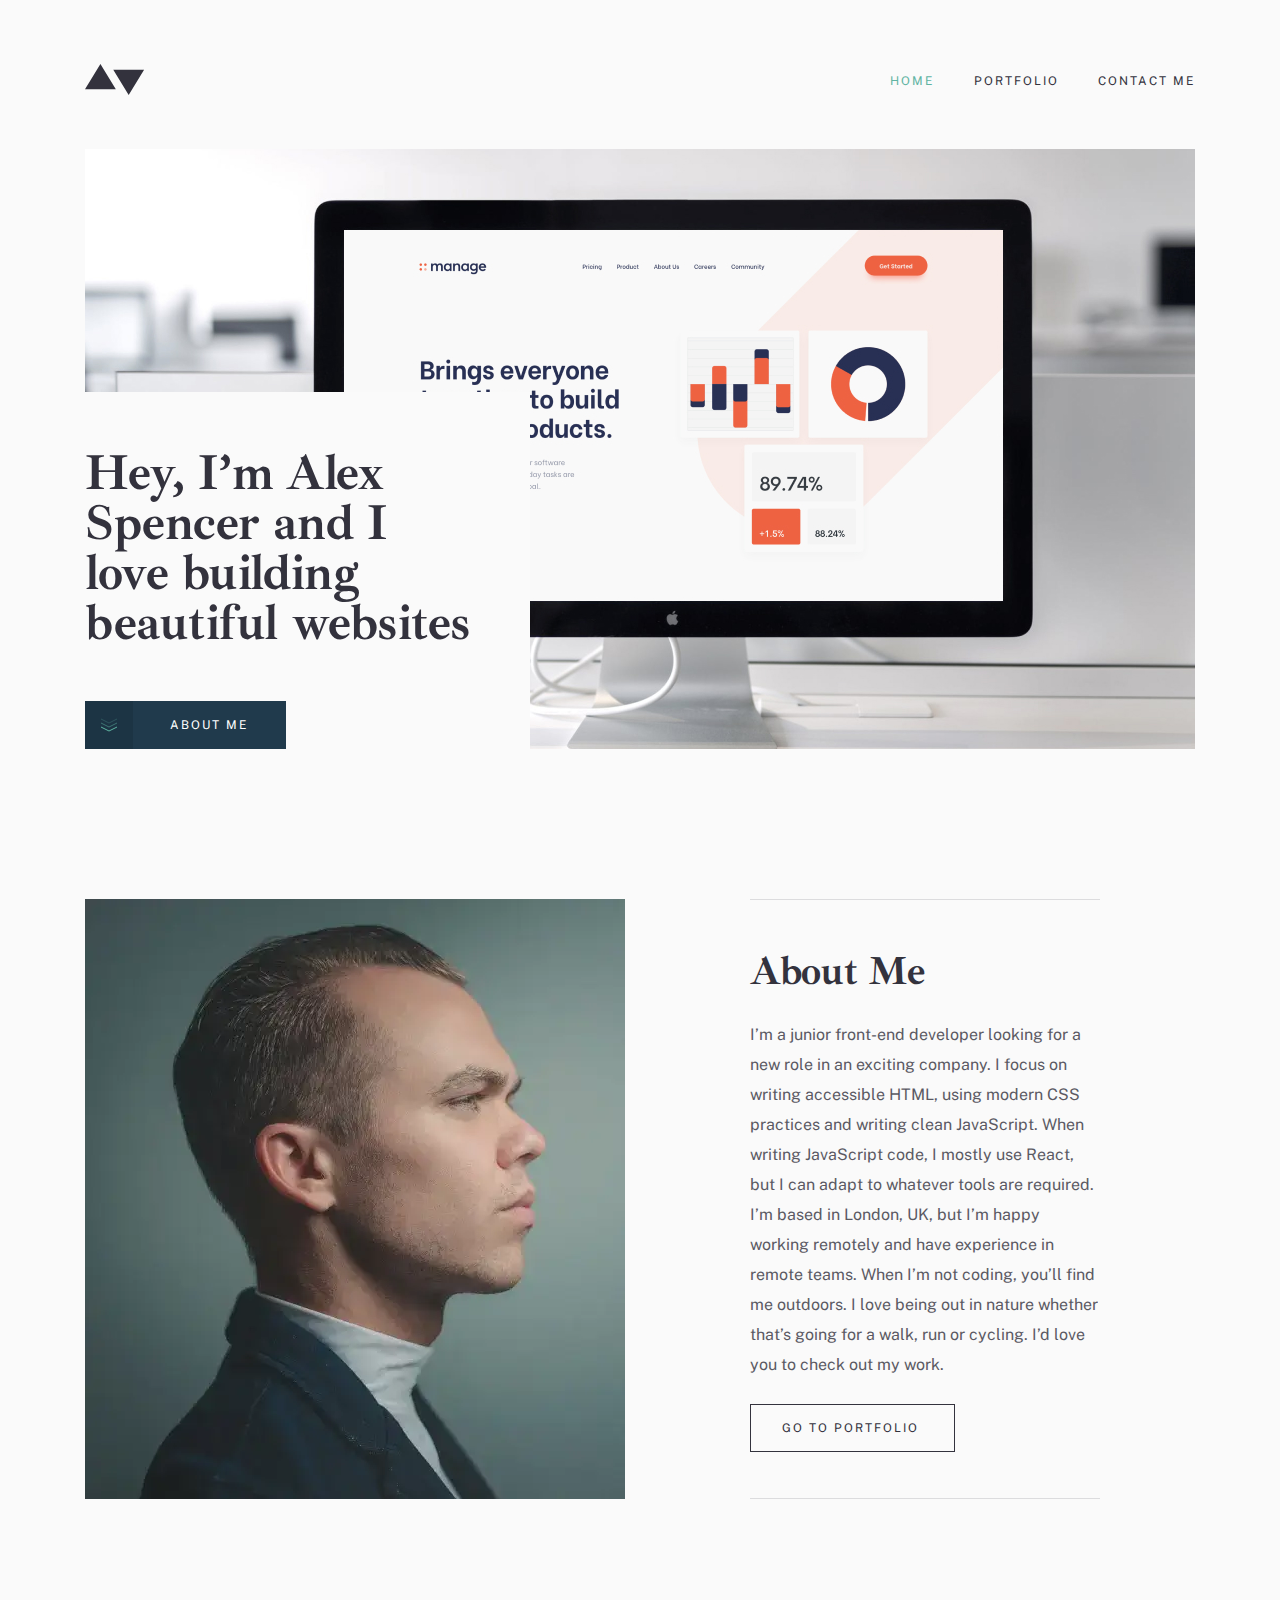
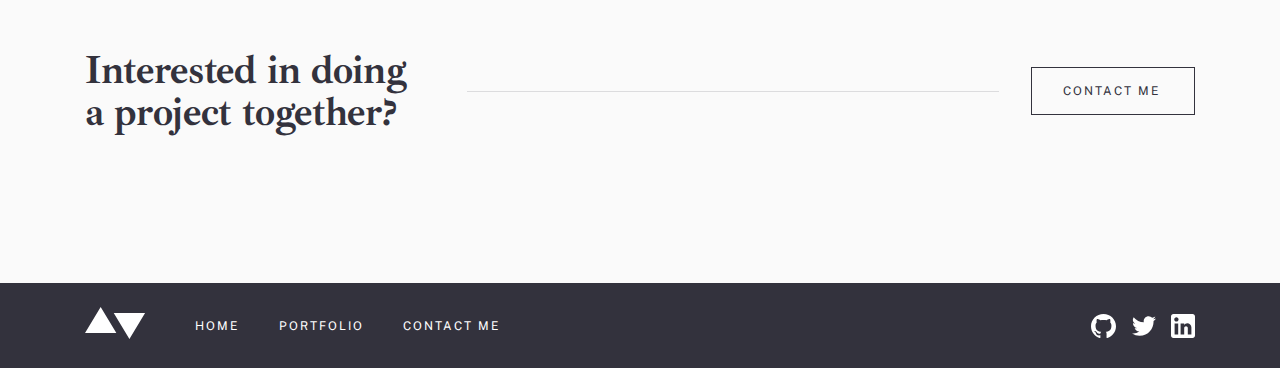
<file: index.html>
<!DOCTYPE html>
<html lang="en">

<head>
  <meta charset="UTF-8">
  <meta http-equiv="X-UA-Compatible" content="IE=edge">
  <meta name="viewport" content="width=device-width, initial-scale=1.0">
  <title>Minimalist portfolio website</title>
  <link rel="stylesheet" href="./css/main.min.css">
</head>

<body class="body">


  <!-- site header start -->
  <header class="site-header">
    <div class="container">
      <div class="site-header__inner">
        <a class="logo" href="./index.html">
          <img class="logo__img" src="images/logo.svg" width="60" height="32" alt="minimalist portfolio site's logo">
        </a>

        <button class="site-header__menu-btn js-menu-open-btn" type="button"></button>

        <nav class="site-nav">
          <ul class="site-nav__list">
            <li class="site-nav__item">
              <a class="site-nav__link site-nav__link--active" href="./index.html">HOME</a>
            </li>

            <li class="site-nav__item">
              <a class="site-nav__link" href="./portfolio.html">PORTFOLIO</a>
            </li>

            <li class="site-nav__item">
              <a class="site-nav__link" href="./contact.html">CONTACT ME</a>
            </li>
          </ul>
        </nav>
      </div>
    </div>
  </header>
  <!-- site header end -->

  <main class="site-main">
    <!-- hero section start -->
    <section class="hero">
      <div class="container">
        <div class="hero__inner">
          <div class="hero__info">
            <div class="hero__title-box">
              <h1 class="hero__title">
                Hey, I’m Alex Spencer and I love building beautiful websites
              </h1>
            </div>

            <a class="hero__link" href="#about-section">ABOUT ME</a>
          </div>
        </div>
      </div>
    </section>
    <!-- hero section end -->

    <!-- about section start -->
    <section class="about" id="about-section">
      <div class="container">
        <div class="about__inner">
          <picture class="about__picture">
            <!-- Webp images -->

            <source class="about-img" type="image/webp" width="540" height="600" media="(min-width: 1024px)"        srcset="./images/about-img-desctop.webp 1x,
                    ./images/about-img-desctop@2x.jpg 2x" />

            <source class="about-img" type="image/webp" media="(min-width: 760px)" srcset="./images/about-img-tablet.webp 1x,
                    ./images/about-img-tablet@2x.webp 2x" />

            <source class="about-img" type="image/webp" srcset="./images/about-img-mobile.webp 1x,
                  ./images/about-img-mobile@2x.webp 2x" />



            <!-- Jpg images -->
            <source media="(min-width: 1024px)" width="540" height="600" srcset="./images/about-img-desctop.jpg 1x, 
                      ./images/about-img-desctop@2x.jpg 2x" />

            <source class="about-img" media="(min-width: 650px)" srcset="./images/about-img-tablet.jpg 1x, 
                      ./images/about-img-tablet@2x.jpg 2x" />

            <img class="about-img" src="images/about-img-mobile.jpg" width="311" height="346"
              srcset="./images/about-img-mobile.jpg 1x, ./images/about-img-mobile@2x.jpg 2x"
              alt="a blond guy in a black suit and a white T-shirt">
          </picture>

          <div class="about__info">
            <h2 class="about__title">About Me</h2>

            <p class="about__text">
              I’m a junior front-end developer looking for a new role in an exciting company. I focus on writing
              accessible HTML, using modern CSS practices and writing clean JavaScript. When writing JavaScript code, I
              mostly use React, but I can adapt to whatever tools are required. I’m based in London, UK, but I’m happy
              working remotely and have experience in remote teams. When I’m not coding, you’ll find me outdoors. I love
              being out in nature whether that’s going for a walk, run or cycling. I’d love you to check out my work.
            </p>

            <a class="about__link" href="./portfolio.html">GO TO PORTFOLIO</a>
          </div>
        </div>
      </div>
    </section>
    <!-- about section end -->

    <section class="interest">
      <div class="container">
        <div class="interest__info">
          <div class="interest__title-box">
            <h2 class="interest__title">Interested in doing a project together?</h2>
          </div>
          <span class="interest__line"></span>
          <a class="interest__link" href="./contact.html">CONTACT ME</a>
        </div>
      </div>
    </section>
  </main>

  <!-- site footer start -->
  <footer class="site-footer">
    <div class="container">
      <div class="site-footer__inner">
        <a class="logo logo--footer" href="./index.html">
          <svg class="logo__img" width="61" height="32" fill="none" xmlns="http://www.w3.org/2000/svg">
            <path fill-rule="evenodd" clip-rule="evenodd"
              d="M31.347 26.122 15.673 0 0 26.122h31.347ZM60.082 5.878 44.408 32 28.735 5.878h31.347Z" fill="currentcolor" />
          </svg>
        </a>

        <nav class="navigation">
          <ul class="navigation__list">
            <li class="navigation__item">
              <a class="navigation__link" href="./index.html">HOME</a>
            </li>

            <li class="navigation__item">
              <a class="navigation__link" href="./portfolio.html">PORTFOLIO</a>
            </li>

            <li class="navigation__item">
              <a class="navigation__link" href="./contact.html">CONTACT ME</a>
            </li>
          </ul>
        </nav>

        <ul class="site-footer__social-list">
          <li class="site-footer__social-item">
            <a class="site-footer__social-link" href="#" target="blank">
              <img class="site-footer__social-img" 
                src="images/github.svg" 
                width="25" height="24" 
                alt="github icon">
            </a>
          </li>

          <li class="site-footer__social-item">
            <a class="site-footer__social-link" href="#" target="blank">
              <img class="site-footer__social-img" src="images/twitter.svg" 
                width="24" height="20" 
                alt="twitter icon">
            </a>
          </li>

          <li class="site-footer__social-item">
            <a class="site-footer__social-link" href="#" target="blank">
              <img class="site-footer__social-img" src="images/linkedin.svg" 
                width="24" height="24" 
                alt="linkedin icon">
            </a>
          </li>
        </ul>
      </div>
    </div>
  </footer>
  <!-- site footer end -->

  <script src="js/main.js"></script>
</body>

</html>
</file>
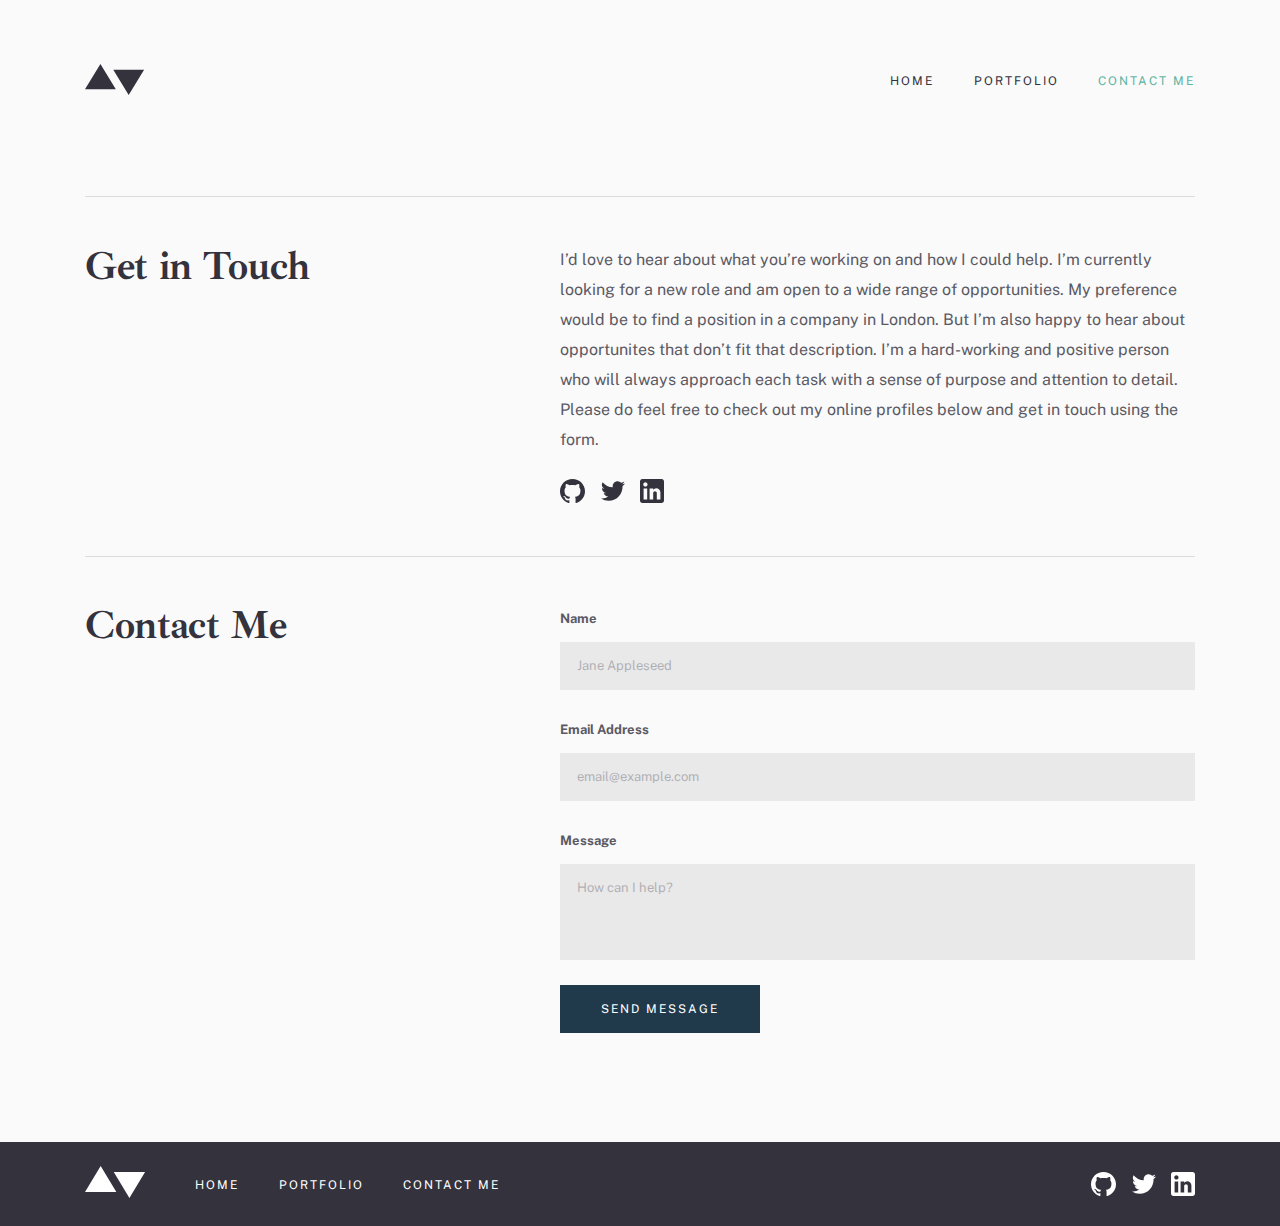
<file: contact.html>
<!DOCTYPE html>
<html lang="en">

<head>
  <meta charset="UTF-8">
  <meta http-equiv="X-UA-Compatible" content="IE=edge">
  <meta name="viewport" content="width=device-width, initial-scale=1.0">
  <title>Contact</title>
  <link rel="stylesheet" href="./css/main.min.css">
</head>

<body>
  <!-- site header start -->
  <header class="site-header">
    <div class="container">
      <div class="site-header__inner">
        <a class="logo" href="./index.html">
          <img class="logo__img" src="images/logo.svg" width="60" height="32" alt="minimalist portfolio site's logo">
        </a>

        <button class="site-header__menu-btn js-menu-open-btn" type="button"></button>

        <nav class="site-nav">
          <ul class="site-nav__list">
            <li class="site-nav__item">
              <a class="site-nav__link" href="./index.html">HOME</a>
            </li>

            <li class="site-nav__item">
              <a class="site-nav__link" href="./portfolio.html">PORTFOLIO</a>
            </li>

            <li class="site-nav__item">
              <a class="site-nav__link site-nav__link--active" href="./contact.html">CONTACT ME</a>
            </li>
          </ul>
        </nav>
      </div>
    </div>
  </header>
  <!-- site header end -->

  <main class="site-main">
    <h2 class="visually-hidden">
      To contact me
    </h2>
    <!-- contact hero section start -->
    <section class="contact-hero">
      <div class="container">
        <div class="contact-hero__inner">
          <h3 class="contact-hero__title">Get in Touch</h3>

          <div class="contact-hero__info-box">
            <p class="contact-hero__text">
              I’d love to hear about what you’re working on and how I could help. I’m currently looking for a new role
              and am open to a wide range of opportunities. My preference would be to find a position in a company in
              London. But I’m also happy to hear about opportunites that don’t fit that description. I’m a hard-working
              and positive person who will always approach each task with a sense of purpose and attention to detail.
              Please do feel free to check out my online profiles below and get in touch using the form.
            </p>

            <ul class="contact-hero__social-list">
              <li class="contact-hero__social-item">
                <a class="contact-hero__social-link" href="#" target="blank">
                  <svg class="contact-hero__social-img" width="25" height="24" fill="none"
                    xmlns="http://www.w3.org/2000/svg">
                    <path
                      d="M12.5 0C5.594 0 0 5.51 0 12.305c0 5.437 3.581 10.048 8.547 11.674.625.116.854-.265.854-.592 0-.292-.01-1.066-.016-2.092-3.477.742-4.21-1.65-4.21-1.65-.569-1.42-1.39-1.8-1.39-1.8-1.133-.764.087-.748.087-.748 1.255.086 1.914 1.268 1.914 1.268 1.115 1.881 2.927 1.338 3.641 1.024.113-.797.434-1.338.792-1.646-2.776-.308-5.694-1.366-5.694-6.08 0-1.343.484-2.44 1.286-3.302-.14-.31-.562-1.562.11-3.256 0 0 1.047-.33 3.437 1.261 1-.273 2.063-.409 3.125-.415 1.063.006 2.125.142 3.125.415 2.375-1.591 3.422-1.261 3.422-1.261.672 1.694.25 2.945.125 3.256.797.861 1.281 1.959 1.281 3.302 0 4.727-2.921 5.767-5.703 6.07.438.369.844 1.123.844 2.276 0 1.647-.015 2.97-.015 3.37 0 .322.218.707.859.584 5-1.615 8.579-6.23 8.579-11.659C25 5.51 19.403 0 12.5 0Z"
                      fill="currentcolor" />
                  </svg>
                </a>
              </li>

              <li class="contact-hero__social-item">
                <a class="contact-hero__social-link" href="#" target="blank">
                  <svg class="contact-hero__social-img" width="24" height="20" fill="none"
                    xmlns="http://www.w3.org/2000/svg">
                    <path
                      d="M24 2.557a9.83 9.83 0 0 1-2.828.775A4.932 4.932 0 0 0 23.337.608a9.864 9.864 0 0 1-3.127 1.195A4.916 4.916 0 0 0 16.616.248c-3.179 0-5.515 2.966-4.797 6.045A13.978 13.978 0 0 1 1.671 1.149a4.93 4.93 0 0 0 1.523 6.574 4.903 4.903 0 0 1-2.229-.616c-.054 2.281 1.581 4.415 3.949 4.89a4.935 4.935 0 0 1-2.224.084 4.928 4.928 0 0 0 4.6 3.419A9.9 9.9 0 0 1 0 17.54a13.94 13.94 0 0 0 7.548 2.212c9.142 0 14.307-7.721 13.995-14.646A10.025 10.025 0 0 0 24 2.557Z"
                      fill="currentcolor" />
                  </svg>
                </a>
              </li>

              <li class="contact-hero__social-item">
                <a class="contact-hero__social-link" href="#" target="blank">
                  <svg class="contact-hero__social-img" width="24" height="24" fill="none"
                    xmlns="http://www.w3.org/2000/svg">
                    <path fill-rule="evenodd" clip-rule="evenodd"
                      d="M2.4 0h19.2C22.92 0 24 1.08 24 2.4v19.2c0 1.32-1.08 2.4-2.4 2.4H2.4C1.08 24 0 22.92 0 21.6V2.4C0 1.08 1.08 0 2.4 0Zm1.2 20.4h3.6V9.6H3.6v10.8ZM5.4 7.56c-1.2 0-2.16-.96-2.16-2.16 0-1.2.96-2.16 2.16-2.16 1.2 0 2.16.96 2.16 2.16 0 1.2-.96 2.16-2.16 2.16ZM16.8 20.4h3.6v-6.84c0-2.28-1.92-4.2-4.2-4.2-1.08 0-2.4.72-3 1.68V9.6H9.6v10.8h3.6v-6.36c0-.96.84-1.8 1.8-1.8.96 0 1.8.84 1.8 1.8v6.36Z"
                      fill="currentcolor" />
                  </svg>
                </a>
              </li>
            </ul>
          </div>
        </div>
      </div>
    </section>
    <!-- contact hero section end -->

    <!-- contact form section start -->
    <section class="contact-form">
      <div class="container">
        <div class="contact-form__inner">
          <div class="contact-form__title-box">
            <h3 class="contact-form__title">Contact Me</h3>
          </div>

          <form class="contact-form__form" action="https://echo.htmlacademy.ru/courses" method="post" autocomplete="off">
            <label class="contact-form__label">
              Name
              <input class="contact-form__input" type="text" name="user_name" minlength="3" placeholder="Jane Appleseed" required>

              <span class="contact-form__invalid">This field is required</span>
            </label> 
            
            <label class="contact-form__label">
              Email Address
              <input class="contact-form__input" type="email" name="user_email" placeholder="email@example.com" required>

              <span class="contact-form__invalid">This field is required</span>
            </label> 

            <label class="contact-form__label">
              Message
              <textarea class="contact-form__input contact-form__input--textarea" name="user_messege" minlength="5" cols="30" rows="10" placeholder="How can I help?" required></textarea>

              <span class="contact-form__invalid">This field is required</span>
            </label> 

            <button class="contact-form__btn" type="submit">SEND MESSAGE</button>
          </form>
        </div>
      </div>
    </section>
    <!-- contact form section end -->
  </main>

  <!-- site footer start -->
  <footer class="site-footer">
    <div class="container">
      <div class="site-footer__inner">
        <a class="logo logo--footer" href="./index.html">
          <svg class="logo__img" width="61" height="32" fill="none" xmlns="http://www.w3.org/2000/svg">
            <path fill-rule="evenodd" clip-rule="evenodd"
              d="M31.347 26.122 15.673 0 0 26.122h31.347ZM60.082 5.878 44.408 32 28.735 5.878h31.347Z"
              fill="currentcolor" />
          </svg>
        </a>

        <nav class="navigation">
          <ul class="navigation__list">
            <li class="navigation__item">
              <a class="navigation__link" href="./index.html">HOME</a>
            </li>

            <li class="navigation__item">
              <a class="navigation__link" href="./portfolio.html">PORTFOLIO</a>
            </li>

            <li class="navigation__item">
              <a class="navigation__link" href="./contact.html">CONTACT ME</a>
            </li>
          </ul>
        </nav>

        <ul class="site-footer__social-list">
          <li class="site-footer__social-item">
            <a class="site-footer__social-link" href="#" target="blank">
              <img class="site-footer__social-img" src="images/github.svg" width="25" height="24" alt="github icon">
            </a>
          </li>

          <li class="site-footer__social-item">
            <a class="site-footer__social-link" href="#" target="blank">
              <img class="site-footer__social-img" src="images/twitter.svg" width="24" height="20" alt="twitter icon">
            </a>
          </li>

          <li class="site-footer__social-item">
            <a class="site-footer__social-link" href="#" target="blank">
              <img class="site-footer__social-img" src="images/linkedin.svg" width="24" height="24" alt="linkedin icon">
            </a>
          </li>
        </ul>
      </div>
    </div>
  </footer>
  <!-- site footer end -->

  <script src="js/main.js"></script>
</body>

</html>
</file>
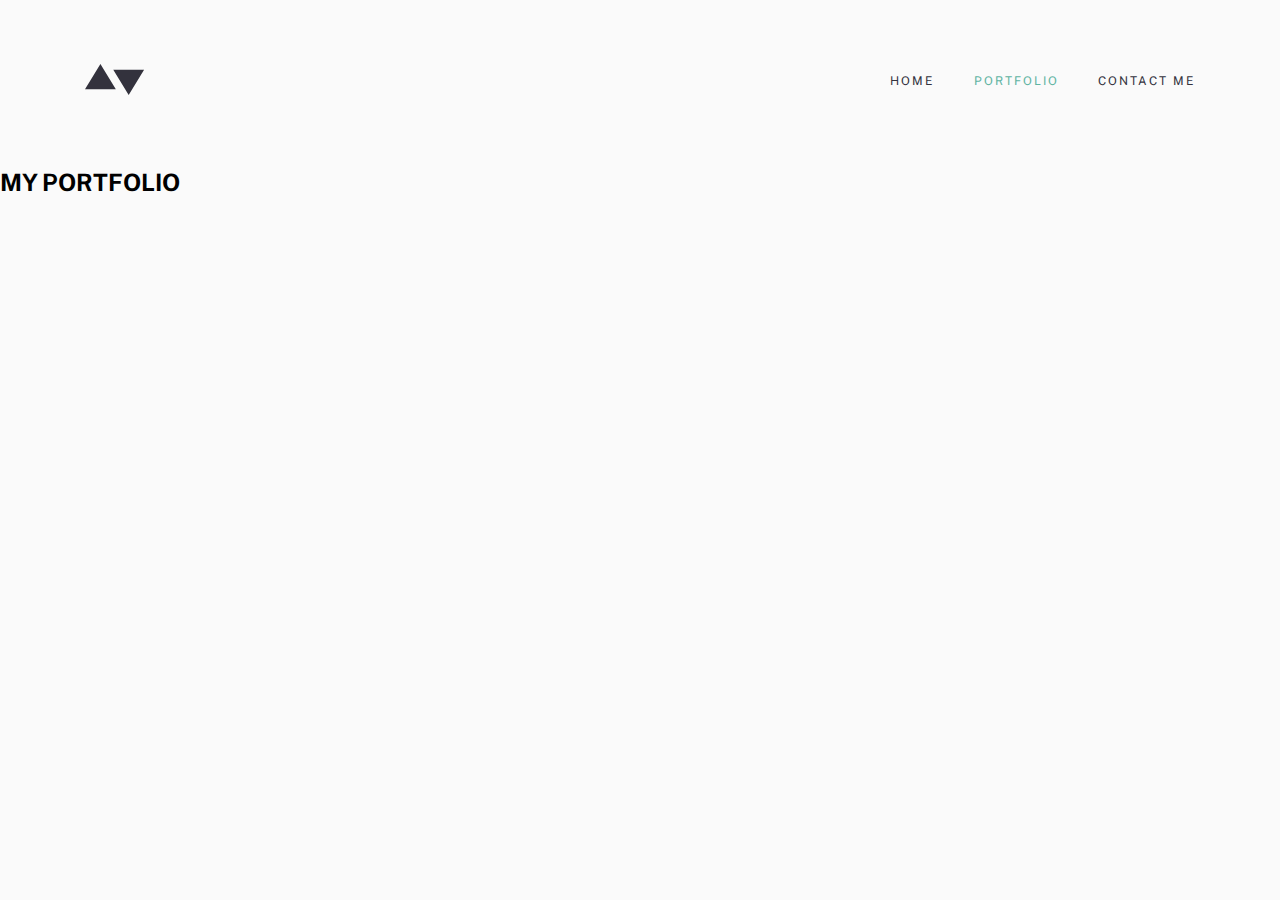
<file: portfolio.html>
<!DOCTYPE html>
<html lang="en">
<head>
    <meta charset="UTF-8">
    <meta http-equiv="X-UA-Compatible" content="IE=edge">
    <meta name="viewport" content="width=device-width, initial-scale=1.0">
    <title>Portfolio</title>
    <link rel="stylesheet" href="css/main.min.css">
</head>
<body>
    <header class="site-header">
        <div class="container">
          <div class="site-header__inner">
            <a class="logo" href="./index.html">
              <img class="logo__img" src="images/logo.svg" width="60" height="32" alt="minimalist portfolio site's logo">
            </a>
    
            <button class="site-header__menu-btn js-menu-open-btn" type="button"></button>
    
            <nav class="site-nav">
              <ul class="site-nav__list">
                <li class="site-nav__item">
                  <a class="site-nav__link" href="./index.html">HOME</a>
                </li>
    
                <li class="site-nav__item">
                  <a class="site-nav__link site-nav__link--active" href="./portfolio.html">PORTFOLIO</a>
                </li>
    
                <li class="site-nav__item">
                  <a class="site-nav__link" href="./contact.html">CONTACT ME</a>
                </li>
              </ul>
            </nav>
          </div>
        </div>
    </header>

    <main>
        <h2 class="portfolio-title">MY PORTFOLIO</h2>
    </main>
</body>
</html>
</file>
<file: css/main.min.css>
.site-header__menu-btn{background-color:rgba(0,0,0,0);border:none}html{line-height:1.15;-webkit-text-size-adjust:100%}body{margin:0}main{display:block}h1{font-size:2em;margin:.67em 0}hr{-webkit-box-sizing:content-box;box-sizing:content-box;height:0;overflow:visible}pre{font-family:monospace,monospace;font-size:1em}a{background-color:rgba(0,0,0,0)}abbr[title]{border-bottom:none;text-decoration:underline;-webkit-text-decoration:underline dotted;text-decoration:underline dotted}b,strong{font-weight:bolder}code,kbd,samp{font-family:monospace,monospace;font-size:1em}small{font-size:80%}sub,sup{font-size:75%;line-height:0;position:relative;vertical-align:baseline}sub{bottom:-0.25em}sup{top:-0.5em}img{border-style:none}button,input,optgroup,select,textarea{font-family:inherit;font-size:100%;line-height:1.15;margin:0}button,input{overflow:visible}button,select{text-transform:none}button,[type=button],[type=reset],[type=submit]{-webkit-appearance:button}button::-moz-focus-inner,[type=button]::-moz-focus-inner,[type=reset]::-moz-focus-inner,[type=submit]::-moz-focus-inner{border-style:none;padding:0}button:-moz-focusring,[type=button]:-moz-focusring,[type=reset]:-moz-focusring,[type=submit]:-moz-focusring{outline:1px dotted ButtonText}fieldset{padding:.35em .75em .625em}legend{-webkit-box-sizing:border-box;box-sizing:border-box;color:inherit;display:table;max-width:100%;padding:0;white-space:normal}progress{vertical-align:baseline}textarea{overflow:auto}[type=checkbox],[type=radio]{-webkit-box-sizing:border-box;box-sizing:border-box;padding:0}[type=number]::-webkit-inner-spin-button,[type=number]::-webkit-outer-spin-button{height:auto}[type=search]{-webkit-appearance:textfield;outline-offset:-2px}[type=search]::-webkit-search-decoration{-webkit-appearance:none}::-webkit-file-upload-button{-webkit-appearance:button;font:inherit}details{display:block}summary{display:list-item}template{display:none}[hidden]{display:none}@font-face{font-family:"Ibarra Real Nova";font-style:normal;font-weight:700;src:url("../fonts/ibarra-real-nova-v20-latin-700.woff2") format("woff2"),url("../fonts/ibarra-real-nova-v20-latin-700.woff") format("woff")}@font-face{font-family:"Public Sans";font-style:normal;font-weight:400;src:url("../fonts/public-sans-v14-latin-regular.woff2") format("woff2"),url("../fonts/public-sans-v14-latin-regular.woff") format("woff")}@font-face{font-family:"Public Sans";font-style:normal;font-weight:700;src:url("../fonts/public-sans-v14-latin-700.woff2") format("woff2"),url("../fonts/public-sans-v14-latin-700.woff") format("woff")}@font-face{font-family:"Public Sans";font-style:normal;font-weight:700;src:url("../fonts/public-sans-v14-latin-700.woff2") format("woff2"),url("../fonts/public-sans-v14-latin-700.woff") format("woff")}*{-webkit-box-sizing:border-box;box-sizing:border-box}*::before,*::after{-webkit-box-sizing:inherit;box-sizing:inherit}html{height:100%;-webkit-box-sizing:border-box;box-sizing:border-box;scroll-behavior:smooth}img{display:block;height:auto}body{display:-webkit-box;display:-ms-flexbox;display:flex;-webkit-box-orient:vertical;-webkit-box-direction:normal;-ms-flex-direction:column;flex-direction:column;height:100%;margin:0;padding:0;font-family:"Public Sans","Arial",sans-serif;font-weight:400;background-color:#fafafa;overflow-x:hidden}.site-main{-webkit-box-flex:1;-ms-flex-positive:1;flex-grow:1}.visually-hidden{position:absolute;width:1px;height:1px;margin:-1px;padding:0;border:0;white-space:nowrap;-webkit-clip-path:inset(100%);clip-path:inset(100%);clip:rect(0 0 0 0);overflow:hidden}.container{width:100%;max-width:1150px;margin:0 auto;padding:0 32px}@media only screen and (min-width: 576px){.container{padding:0 41px}}@media only screen and (min-width: 768px){.container{padding:0 20px}}.body--active{overflow:hidden}.site-header{padding-top:32px;padding-bottom:40px}.site-header--active .site-nav{display:block}.site-header--active .site-header__menu-btn{width:18px;height:19px;background-image:url("../images/exit.svg")}.site-header__inner{position:relative;display:-webkit-box;display:-ms-flexbox;display:flex;-webkit-box-pack:justify;-ms-flex-pack:justify;justify-content:space-between;-webkit-box-align:center;-ms-flex-align:center;align-items:center}.site-header__menu-btn{width:24px;height:13px;background-image:url("../images/hamburger.svg");background-repeat:no-repeat}.site-nav{display:none;position:absolute;z-index:3;top:55px;right:0;width:100%;max-width:223px;padding:40px 0;background-color:#33323d;overflow:hidden}.site-nav__list{display:-webkit-box;display:-ms-flexbox;display:flex;-webkit-box-orient:vertical;-webkit-box-direction:normal;-ms-flex-direction:column;flex-direction:column;width:100%;margin:0;padding-left:0;list-style:none;text-align:center}.site-nav__item:not(:last-child){margin-bottom:32px}.site-nav__link{display:inline-block;text-decoration:none;font-size:12px;line-height:14px;letter-spacing:2px;color:#fff}@media only screen and (min-width: 480px){.site-header{padding-top:64px;padding-bottom:47px}.site-header__menu-btn{display:none}.site-nav{display:block;position:static;width:100%;max-width:305px;padding:0;background-color:rgba(0,0,0,0)}.site-nav__list{-ms-flex-wrap:wrap;flex-wrap:wrap;-webkit-box-pack:justify;-ms-flex-pack:justify;justify-content:space-between;-webkit-box-orient:horizontal;-webkit-box-direction:normal;-ms-flex-direction:row;flex-direction:row;width:100%;margin:0;padding-left:0;list-style:none;text-align:center}.site-nav__item:not(:last-child){margin-bottom:0}.site-nav__link{color:#33323d}.site-nav__link--active{color:#5fb4a2}}@media only screen and (min-width: 768px){.site-header{padding-bottom:54px}}.hero{padding-bottom:96px}.hero__inner{padding-top:271px;background-image:url("../images/hero-bg-mobile.jpg");background-repeat:no-repeat;background-size:contain}@media only screen and (-webkit-min-device-pixel-ratio: 2),only screen and (min-device-pixel-ratio: 2),only screen and (min-resolution: 192dpi),only screen and (min-resolution: 2dppx){.hero__inner{background-image:url("../images/hero-bg-mobile@2x.jpg")}}.hero__info{max-width:514px;padding-top:24px;background-color:#fafafa}.hero__title-box{max-width:311px}.hero__title{margin:0;margin-bottom:32px;font-family:"Ibarra Real Nova",serif;font-weight:700;font-size:40px;line-height:42px;letter-spacing:-0.357143px;color:#33323d}.hero__link{position:relative;display:inline-block;text-decoration:none;padding:17px 38px;padding-left:85px;font-size:12px;line-height:14px;text-align:center;letter-spacing:2px;color:#fff;background-color:#203a4c;-webkit-transition:all .3s ease;transition:all .3s ease}.hero__link:hover::before{background-image:url("../images/link-before-img-hover.svg");-webkit-transition:all .3s ease;transition:all .3s ease}.hero__link:hover{background-color:#5fb4a2;-webkit-transition:all .3s ease;transition:all .3s ease}.hero__link::before{content:"";position:absolute;top:0;left:0;width:48px;height:48px;background-image:url("../images/link-before-img.svg");-webkit-transition:all .3s ease;transition:all .3s ease}@media only screen and (min-width: 576px){.hero__inner{padding-top:322px;background-image:url("../images/hero-bg-tablet.jpg")}}@media only screen and (min-width: 576px)and (-webkit-min-device-pixel-ratio: 2),only screen and (min-width: 576px)and (min-device-pixel-ratio: 2),only screen and (min-width: 576px)and (min-resolution: 192dpi),only screen and (min-width: 576px)and (min-resolution: 2dppx){.hero__inner{background-image:url("../images/hero-bg-tablet@2x.jpg")}}@media only screen and (min-width: 576px){.hero__info{padding-top:56px}}@media only screen and (min-width: 576px){.hero__title-box{max-width:458px}}@media only screen and (min-width: 576px){.hero__title{margin-bottom:48px}}@media only screen and (min-width: 768px){.hero{padding-bottom:150px}.hero__inner{padding-top:243px;background-image:url("../images/hero-bg-desc.jpg");background-size:1110px 600px}}@media only screen and (min-width: 768px)and (-webkit-min-device-pixel-ratio: 2),only screen and (min-width: 768px)and (min-device-pixel-ratio: 2),only screen and (min-width: 768px)and (min-resolution: 192dpi),only screen and (min-width: 768px)and (min-resolution: 2dppx){.hero__inner{background-image:url("../images/hero-bg-desc@2x.jpg")}}@media only screen and (min-width: 768px){.hero__info{max-width:445px}}@media only screen and (min-width: 768px){.hero__title-box{max-width:390px}}@media only screen and (min-width: 768px){.hero__title{margin-bottom:53px;font-size:50px;line-height:50px;letter-spacing:-0.446429px}}.about{padding-bottom:115px}.about__inner{max-width:850px}.about__picture{display:block;max-width:400px;height:auto;margin:0 auto}.about-img{width:100%;height:100%;margin-bottom:32px}.about__info{max-width:500px;max-width:400px;margin:0 auto;padding-top:32px;padding-bottom:51px;border-top:1px solid #dcdcde;border-bottom:1px solid #dcdcde}.about__title{margin:0;margin-bottom:28px;font-family:"Ibarra Real Nova",serif;font-weight:700;font-size:40px;line-height:42px;letter-spacing:-0.357143px;color:#33323d}.about__text{margin:0;margin-bottom:24px;font-size:16px;line-height:30px;color:#33323d;mix-blend-mode:normal;opacity:.8}.about__link{display:inline-block;text-decoration:none;padding:16px 35px 16px 31px;font-size:12px;line-height:14px;letter-spacing:2px;color:#33323d;border:1px solid #33323d;-webkit-transition:background-color .3s ease;transition:background-color .3s ease}.about__link:hover{color:#fff;background-color:#33323d;-webkit-transition:background-color .3s ease;transition:background-color .3s ease}@media only screen and (min-width: 760px){.about{padding-bottom:96px}.about__inner{display:-webkit-box;display:-ms-flexbox;display:flex;-webkit-box-pack:justify;-ms-flex-pack:justify;justify-content:space-between}.about__picture{width:40%;max-width:281px;height:600px;margin:0}.about-img{margin:0}.about__info{width:50%;max-width:339px;margin:0;padding-top:51px;padding-bottom:46px}}@media only screen and (min-width: 800px){.about__inner{-webkit-box-pack:space-evenly;-ms-flex-pack:space-evenly;justify-content:space-evenly}.about__picture{margin-right:69px}}@media only screen and (min-width: 1024px){.about{padding-bottom:150px}.about__inner{max-width:1015px;-webkit-box-pack:justify;-ms-flex-pack:justify;justify-content:space-between}.about__picture{width:100%;max-width:540px;height:600px;margin:0}.about__info{max-width:350px;padding-top:50px}}.interest{padding-bottom:80px}.interest__info{max-width:400px;margin:0 auto;text-align:center}.interest__title{margin:0;margin-bottom:40px;font-family:"Ibarra Real Nova",serif;font-weight:700;font-size:40px;line-height:42px;letter-spacing:-0.357143px;color:#33323d;text-align:center}.interest__link{min-width:164px;display:inline-block;text-decoration:none;padding:16px 34px 16px 31px;font-size:12px;line-height:14px;letter-spacing:2px;color:#33323d;border:1px solid #33323d;-webkit-transition:background-color .3s ease;transition:background-color .3s ease}.interest__link:hover{color:#fff;background-color:#33323d;-webkit-transition:background-color .3s ease;transition:background-color .3s ease}@media only screen and (min-width: 576px){.interest{padding-bottom:96px}.interest__info{display:-webkit-box;display:-ms-flexbox;display:flex;-webkit-box-pack:justify;-ms-flex-pack:justify;justify-content:space-between;-webkit-box-align:center;-ms-flex-align:center;align-items:center;max-width:100%}.interest__title-box{max-width:350px}.interest__title{margin:0;text-align:left}}@media only screen and (min-width: 680px){.interest__line{width:20%;max-width:534px;height:1px;margin:0 32px;background-color:#dcdcde}}@media only screen and (min-width: 768px){.interest{padding-bottom:150px}.interest__line{width:40%}}@media only screen and (min-width: 1024px){.interest__line{width:48%}}.contact-hero{padding-bottom:32px}.contact-hero__inner{padding-top:24px;padding-bottom:32px;border-top:1px solid #dcdcde;border-bottom:1px solid #dcdcde}.contact-hero__title{margin:0;margin-bottom:24px;font-family:"Ibarra Real Nova",serif;font-weight:700;font-size:40px;line-height:42px;letter-spacing:-0.357143px;color:#33323d}.contact-hero__info-box{width:100%;max-width:689px}.contact-hero__text{margin:0;margin-bottom:24px;font-size:15px;line-height:30px;color:#33323d;mix-blend-mode:normal;opacity:.8}.contact-hero__social-list{display:-webkit-box;display:-ms-flexbox;display:flex;-webkit-box-pack:justify;-ms-flex-pack:justify;justify-content:space-between;-webkit-box-align:center;-ms-flex-align:center;align-items:center;width:100%;max-width:104px;margin:0;padding-left:0;list-style:none}.contact-hero__social-link{color:#33323d}@media only screen and (min-width: 576px){.contact-hero{padding-top:47px}.contact-hero__inner{padding-top:32px}}@media only screen and (min-width: 950px){.contact-hero{padding-bottom:47px}.contact-hero__inner{display:-webkit-box;display:-ms-flexbox;display:flex;-webkit-box-pack:justify;-ms-flex-pack:justify;justify-content:space-between;-webkit-box-align:start;-ms-flex-align:start;align-items:flex-start;padding:48px 0}.contact-hero__info-box{max-width:635px}.contact-hero__title{margin:0}.contact-hero__text{font-size:16px}}.contact-form{padding-bottom:80px}.contact-form__title{margin:0;margin-bottom:24px;font-family:"Ibarra Real Nova",serif;font-weight:700;font-size:40px;line-height:42px;letter-spacing:-0.357143px;color:#33323d}.contact-form__form{width:100%;max-width:689px}.contact-form__label{display:block;font-weight:700;font-size:13px;line-height:30px;color:#33323d;mix-blend-mode:normal;opacity:.8}.contact-form__input{display:block;width:100%;margin-top:8px;margin-bottom:4px;padding:8px 16px;padding-right:0;font-size:13px;line-height:30px;color:#33323d;background-color:#e6e6e7;outline:none;border:1px solid #e6e6e7}.contact-form__input::-webkit-input-placeholder{font-size:13px;line-height:30px;color:#33323d;mix-blend-mode:normal;opacity:.4}.contact-form__input::-moz-placeholder{font-size:13px;line-height:30px;color:#33323d;mix-blend-mode:normal;opacity:.4}.contact-form__input:-ms-input-placeholder{font-size:13px;line-height:30px;color:#33323d;mix-blend-mode:normal;opacity:.4}.contact-form__input::-ms-input-placeholder{font-size:13px;line-height:30px;color:#33323d;mix-blend-mode:normal;opacity:.4}.contact-form__input::placeholder{font-size:13px;line-height:30px;color:#33323d;mix-blend-mode:normal;opacity:.4}.contact-form__input:focus{border-color:#5fb4a2}.contact-form__input:not(:-moz-placeholder-shown):not(:focus):invalid{color:#f43030;border-color:#f43030}.contact-form__input:not(:-ms-input-placeholder):not(:focus):invalid{color:#f43030;border-color:#f43030}.contact-form__input:not(:placeholder-shown):not(:focus):invalid{color:#f43030;border-color:#f43030}.contact-form__input:not(:-moz-placeholder-shown):not(:focus):invalid~.contact-form__invalid{opacity:1}.contact-form__input:not(:-ms-input-placeholder):not(:focus):invalid~.contact-form__invalid{opacity:1}.contact-form__input:not(:placeholder-shown):not(:focus):invalid~.contact-form__invalid{opacity:1}.contact-form__invalid{display:block;margin-bottom:9px;font-style:italic;font-weight:700;font-size:10px;line-height:12px;color:#f43030;opacity:0}.contact-form__input--textarea{height:96px;padding-bottom:0;resize:none}.contact-form__btn{display:inline-block;padding:17px 41px;font-size:12px;line-height:14px;text-align:center;letter-spacing:2px;color:#fff;background-color:#203a4c;border:none}.contact-form__btn:hover{background-color:#5fb4a2}@media only screen and (min-width: 576px){.contact-form{padding-bottom:96px}.contact-form__title{margin-bottom:32px}}@media only screen and (min-width: 950px){.contact-form{padding-bottom:109px}.contact-form__inner{display:-webkit-box;display:-ms-flexbox;display:flex;-webkit-box-pack:justify;-ms-flex-pack:justify;justify-content:space-between;-webkit-box-align:start;-ms-flex-align:start;align-items:flex-start}.contact-form__title-box{min-width:205px;margin-right:47px}.contact-form__title{margin:0}.contact-form__form{max-width:635px}}@media only screen and (min-width: 1000px){.contact-form__title-box{margin:0}}.site-footer{padding:56px 0;background-color:#33323d}.site-footer__inner{text-align:center}.logo--footer{display:inline-block;margin-bottom:40px;color:#fff}.navigation__list{max-width:100px;margin:0;padding-left:0;list-style:none;margin:0 auto;margin-bottom:40px}.navigation__item:not(:last-child){margin-bottom:32px}.navigation__link{display:inline-block;text-decoration:none;font-size:12px;line-height:14px;letter-spacing:2px;color:#fff}.site-footer__social-list{display:-webkit-inline-box;display:-ms-inline-flexbox;display:inline-flex;-webkit-box-pack:justify;-ms-flex-pack:justify;justify-content:space-between;-webkit-box-align:center;-ms-flex-align:center;align-items:center;width:100%;max-width:104px;margin:0;padding-left:0;list-style:none;margin:0 auto}@media only screen and (min-width: 576px){.site-footer{padding:24px 0}.site-footer__inner{display:-webkit-box;display:-ms-flexbox;display:flex;-webkit-box-align:center;-ms-flex-align:center;align-items:center;text-align:left}.logo--footer{margin-bottom:0;margin-right:49px}.navigation{margin-right:auto;width:100%;max-width:305px}.navigation__list{display:-webkit-box;display:-ms-flexbox;display:flex;-webkit-box-pack:justify;-ms-flex-pack:justify;justify-content:space-between;-webkit-box-align:center;-ms-flex-align:center;align-items:center;max-width:100%;margin:0;margin-right:auto}.navigation__item:not(:last-child){margin-bottom:0}.site-footer__social-list{margin:0;margin-left:20px}}@media only screen and (min-width: 650px){.site-footer__social-list{margin:0}}
</file>
